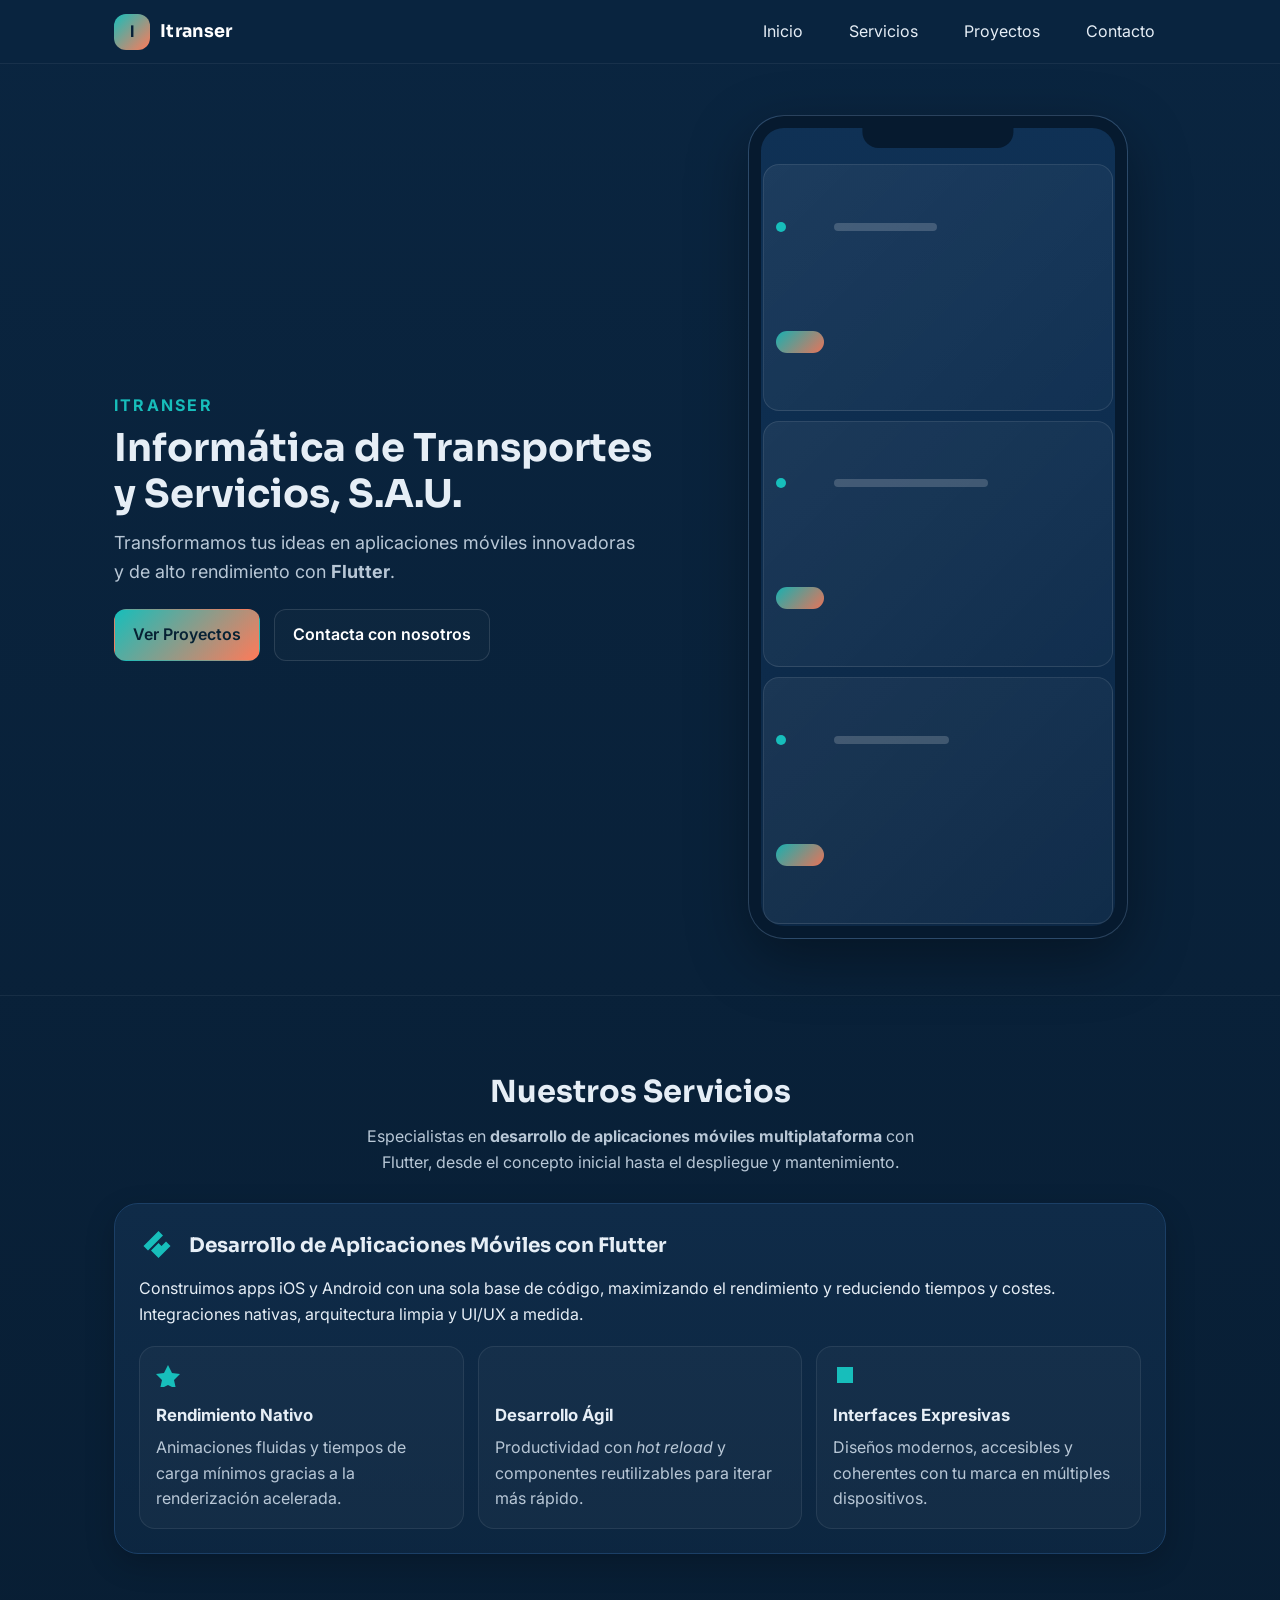
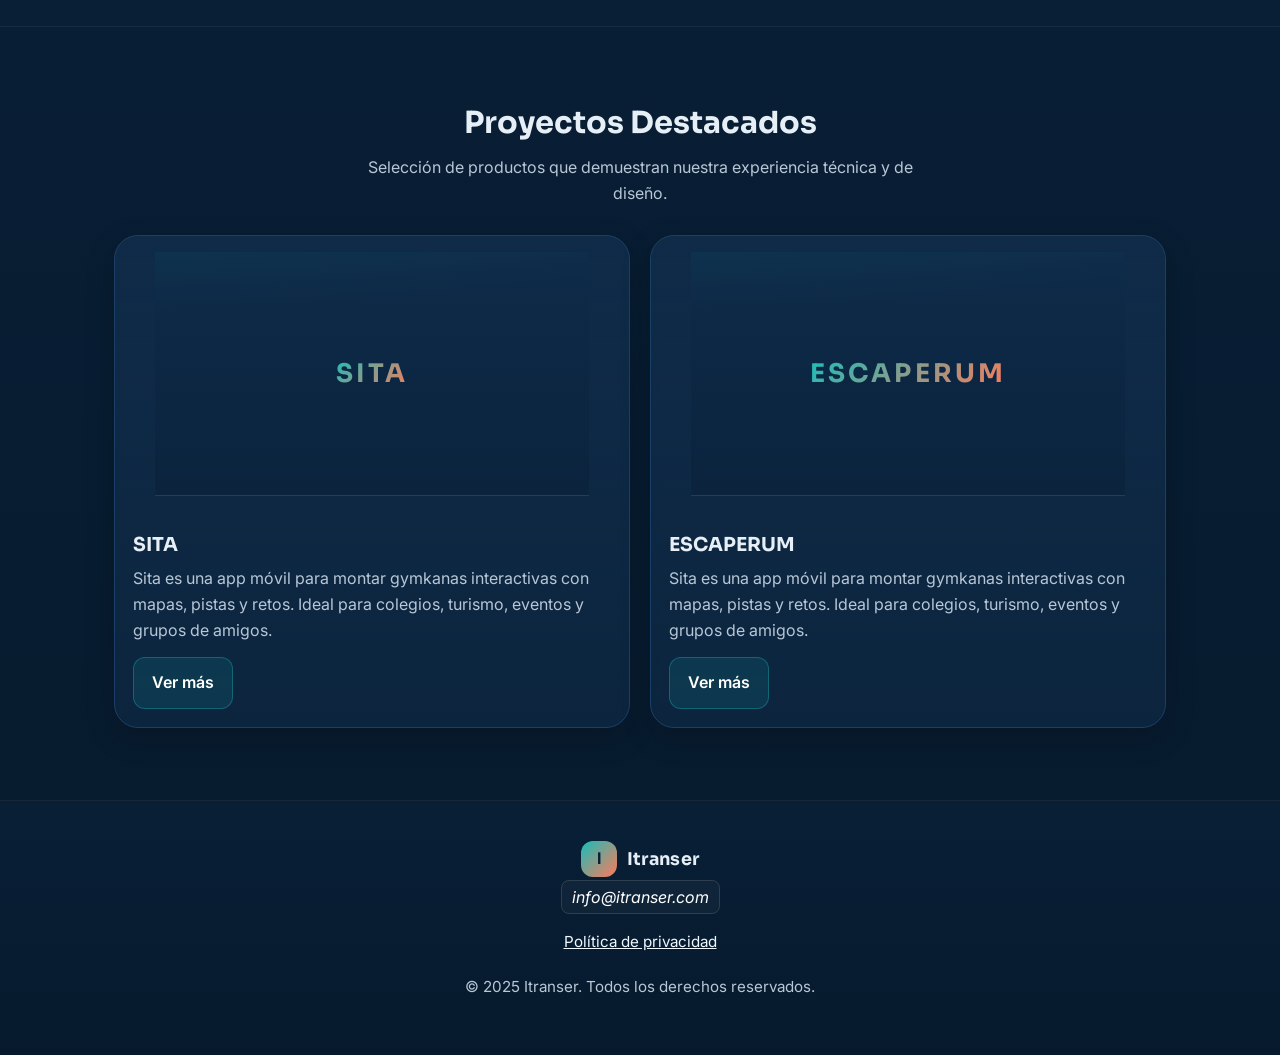
<file: index.html>
<!DOCTYPE html>
<html lang="es">
<head>
  <meta charset="utf-8" />
  <meta name="viewport" content="width=device-width, initial-scale=1" />
  <meta name="description" content="Itranser — Informática de Transportes y Servicios, S.A.U. Desarrollo de apps móviles multiplataforma con Flutter." />
  <title>Itranser — Informática de Transportes y Servicios, S.A.U.</title>

  <!-- CSS externo -->
  <link rel="stylesheet" href="style.css" />

  <!-- Favicon simple (opcional). Puedes reemplazarlo por un .ico propio -->
  <link rel="icon" href="data:image/svg+xml,%3Csvg xmlns='http://www.w3.org/2000/svg' viewBox='0 0 100 100'%3E%3Crect width='100' height='100' fill='%230a2540'/%3E%3Ctext x='50' y='58' font-size='54' text-anchor='middle' fill='%23ffffff' font-family='Arial, Helvetica, sans-serif'%3EI%3C/text%3E%3C/svg%3E">
</head>
<body>
  <!-- Header fijo con navegación -->
  <header class="site-header" role="banner">
    <div class="container nav-wrap">
      <!-- Logo / Nombre -->
      <a class="brand" href="#inicio" aria-label="Itranser — inicio">
        <span class="brand-mark" aria-hidden="true">I</span>
        <span class="brand-name">Itranser</span>
      </a>

      <!-- Hamburguesa sin JS: checkbox hack -->
      <input type="checkbox" id="nav-toggle" class="nav-toggle" aria-label="Abrir menú" />
      <label class="nav-toggle-label" for="nav-toggle" aria-hidden="true">
        <span></span>
      </label>

      <!-- Navegación -->
      <nav class="site-nav" role="navigation" aria-label="Navegación principal">
        <ul>
          <li><a href="#inicio">Inicio</a></li>
          <li><a href="#servicios">Servicios</a></li>
          <li><a href="#proyectos">Proyectos</a></li>
          <li><a href="#contacto">Contacto</a></li>
        </ul>
      </nav>
    </div>
  </header>

  <main id="inicio">
    <!-- HERO / INICIO -->
    <section class="hero" aria-labelledby="hero-title">
      <div class="container hero-inner">
        <div class="hero-copy">
          <!-- Título principal -->
          <h1 id="hero-title" class="sr-only">Itranser</h1>
          <p class="overline">Itranser</p>
          <!-- Eslogan/subtítulo con el significado del acrónimo -->
          <h2 class="hero-title">Informática de Transportes y Servicios, S.A.U.</h2>
          <p class="hero-subtitle">
            Transformamos tus ideas en aplicaciones móviles innovadoras y de alto rendimiento con <strong>Flutter</strong>.
          </p>
          <div class="hero-cta">
            <a class="btn btn-primary" href="#proyectos">Ver Proyectos</a>
            <a class="btn btn-ghost" href="#contacto">Contacta con nosotros</a>
          </div>
        </div>

        <!-- Ilustración/placeholder accesible -->
        <figure class="hero-visual" aria-label="Ilustración abstracta de desarrollo móvil">
          <div class="device-mockup" aria-hidden="true">
            <div class="device-notch"></div>
            <div class="device-screen">
              <div class="screen-card">
                <div class="dot"></div>
                <div class="line w40"></div>
                <div class="line w70"></div>
                <div class="pill"></div>
              </div>
              <div class="screen-card">
                <div class="dot"></div>
                <div class="line w60"></div>
                <div class="line w55"></div>
                <div class="pill"></div>
              </div>
              <div class="screen-card">
                <div class="dot"></div>
                <div class="line w45"></div>
                <div class="line w80"></div>
                <div class="pill"></div>
              </div>
            </div>
          </div>
        </figure>
      </div>
    </section>

    <!-- SERVICIOS -->
    <section id="servicios" class="section" aria-labelledby="services-title">
      <div class="container">
        <header class="section-header">
          <h2 id="services-title">Nuestros Servicios</h2>
          <p class="section-lead">
            Especialistas en <strong>desarrollo de aplicaciones móviles multiplataforma</strong> con Flutter, desde el concepto inicial hasta el despliegue y mantenimiento.
          </p>
        </header>

        <article class="service-card">
          <div class="service-card__head">
            <!-- Icono Flutter-like (no oficial) en SVG -->
            <svg class="service-icon" viewBox="0 0 24 24" aria-hidden="true" focusable="false">
              <path d="M13 2L3 12l3 3L16 5l-3-3zm0 8L8 15l3 3 5-5-3-3zm-3 7l3 3 8-8-3-3-8 8z"/>
            </svg>
            <h3>Desarrollo de Aplicaciones Móviles con Flutter</h3>
          </div>
          <p class="service-desc">
            Construimos apps iOS y Android con una sola base de código, maximizando el rendimiento y reduciendo tiempos y costes. Integraciones nativas, arquitectura limpia y UI/UX a medida.
          </p>
          <div class="benefits">
            <!-- Beneficio 1 -->
            <div class="benefit">
              <svg viewBox="0 0 24 24" aria-hidden="true" class="benefit-icon"><path d="M12 2l4 8 8 1-6 6 2 9-8-4-8 4 2-9-6-6 8-1z"/></svg>
              <h4>Rendimiento Nativo</h4>
              <p>Animaciones fluidas y tiempos de carga mínimos gracias a la renderización acelerada.</p>
            </div>
            <!-- Beneficio 2 -->
            <div class="benefit">
              <svg viewBox="0 0 24 24" aria-hidden="true" class="benefit-icon"><path d="M3 12h18M12 3v18"/></svg>
              <h4>Desarrollo Ágil</h4>
              <p>Productividad con <em>hot reload</em> y componentes reutilizables para iterar más rápido.</p>
            </div>
            <!-- Beneficio 3 -->
            <div class="benefit">
              <svg viewBox="0 0 24 24" aria-hidden="true" class="benefit-icon"><path d="M4 4h16v16H4zM7 7h10v3H7zM7 12h6v5H7z"/></svg>
              <h4>Interfaces Expresivas</h4>
              <p>Diseños modernos, accesibles y coherentes con tu marca en múltiples dispositivos.</p>
            </div>
          </div>
        </article>
      </div>
    </section>

    <!-- PROYECTOS -->
    <section id="proyectos" class="section" aria-labelledby="projects-title">
      <div class="container">
        <header class="section-header">
          <h2 id="projects-title">Proyectos Destacados</h2>
          <p class="section-lead">
            Selección de productos que demuestran nuestra experiencia técnica y de diseño.
          </p>
        </header>

        <div class="projects-grid">
          <!-- Proyecto 1: SITA -->
          <article class="card project-card">
            <figure class="card-media" aria-label="Captura del proyecto SITA">
              <!-- Placeholder responsivo -->
              <div class="media-placeholder">SITA</div>
            </figure>
            <div class="card-body">
              <h3 class="card-title">SITA</h3>
              <p class="card-text">
                Sita es una app móvil para montar gymkanas interactivas con mapas, pistas y retos. Ideal para colegios, turismo, eventos y grupos de amigos.
              </p>
              <a class="btn btn-secondary" href="https://sita-74d5a--pr1-feature-update-menu-r6gukyxj.web.app/" target="_blank" rel="noopener noreferrer" aria-label="Abrir SITA en nueva pestaña">Ver más</a>
            </div>
          </article>

          <!-- Proyecto 2: ESCAPERUM -->
          <article class="card project-card">
            <figure class="card-media" aria-label="Captura del proyecto Escaperum">
              <div class="media-placeholder">ESCAPERUM</div>
            </figure>
            <div class="card-body">
              <h3 class="card-title">ESCAPERUM</h3>
              <p class="card-text">
                Sita es una app móvil para montar gymkanas interactivas con mapas, pistas y retos. Ideal para colegios, turismo, eventos y grupos de amigos.
              </p>
              <a class="btn btn-secondary" href="https://escaperum.itranser.com/" target="_blank" rel="noopener noreferrer" aria-label="Abrir Escaperum en nueva pestaña">Ver más</a>
            </div>
          </article>
        </div>
      </div>
    </section>
  </main>

  <!-- CONTACTO / FOOTER -->
  <footer id="contacto" class="site-footer" role="contentinfo">
    <div class="container footer-inner">
      <div class="footer-brand">
        <span class="brand-mark" aria-hidden="true">I</span>
        <span class="brand-name">Itranser</span>
      </div>
      <address class="footer-contact">
        <a href="mailto:info@itranser.com">info@itranser.com</a>
      </address>
      <p class="copyright"><a href="/politica-privacidad/" style="color:aliceblue">Política de privacidad</a></p>
      <p class="copyright">© 2025 Itranser. Todos los derechos reservados.</p>
    </div>
  </footer>
</body>
</html>
</file>
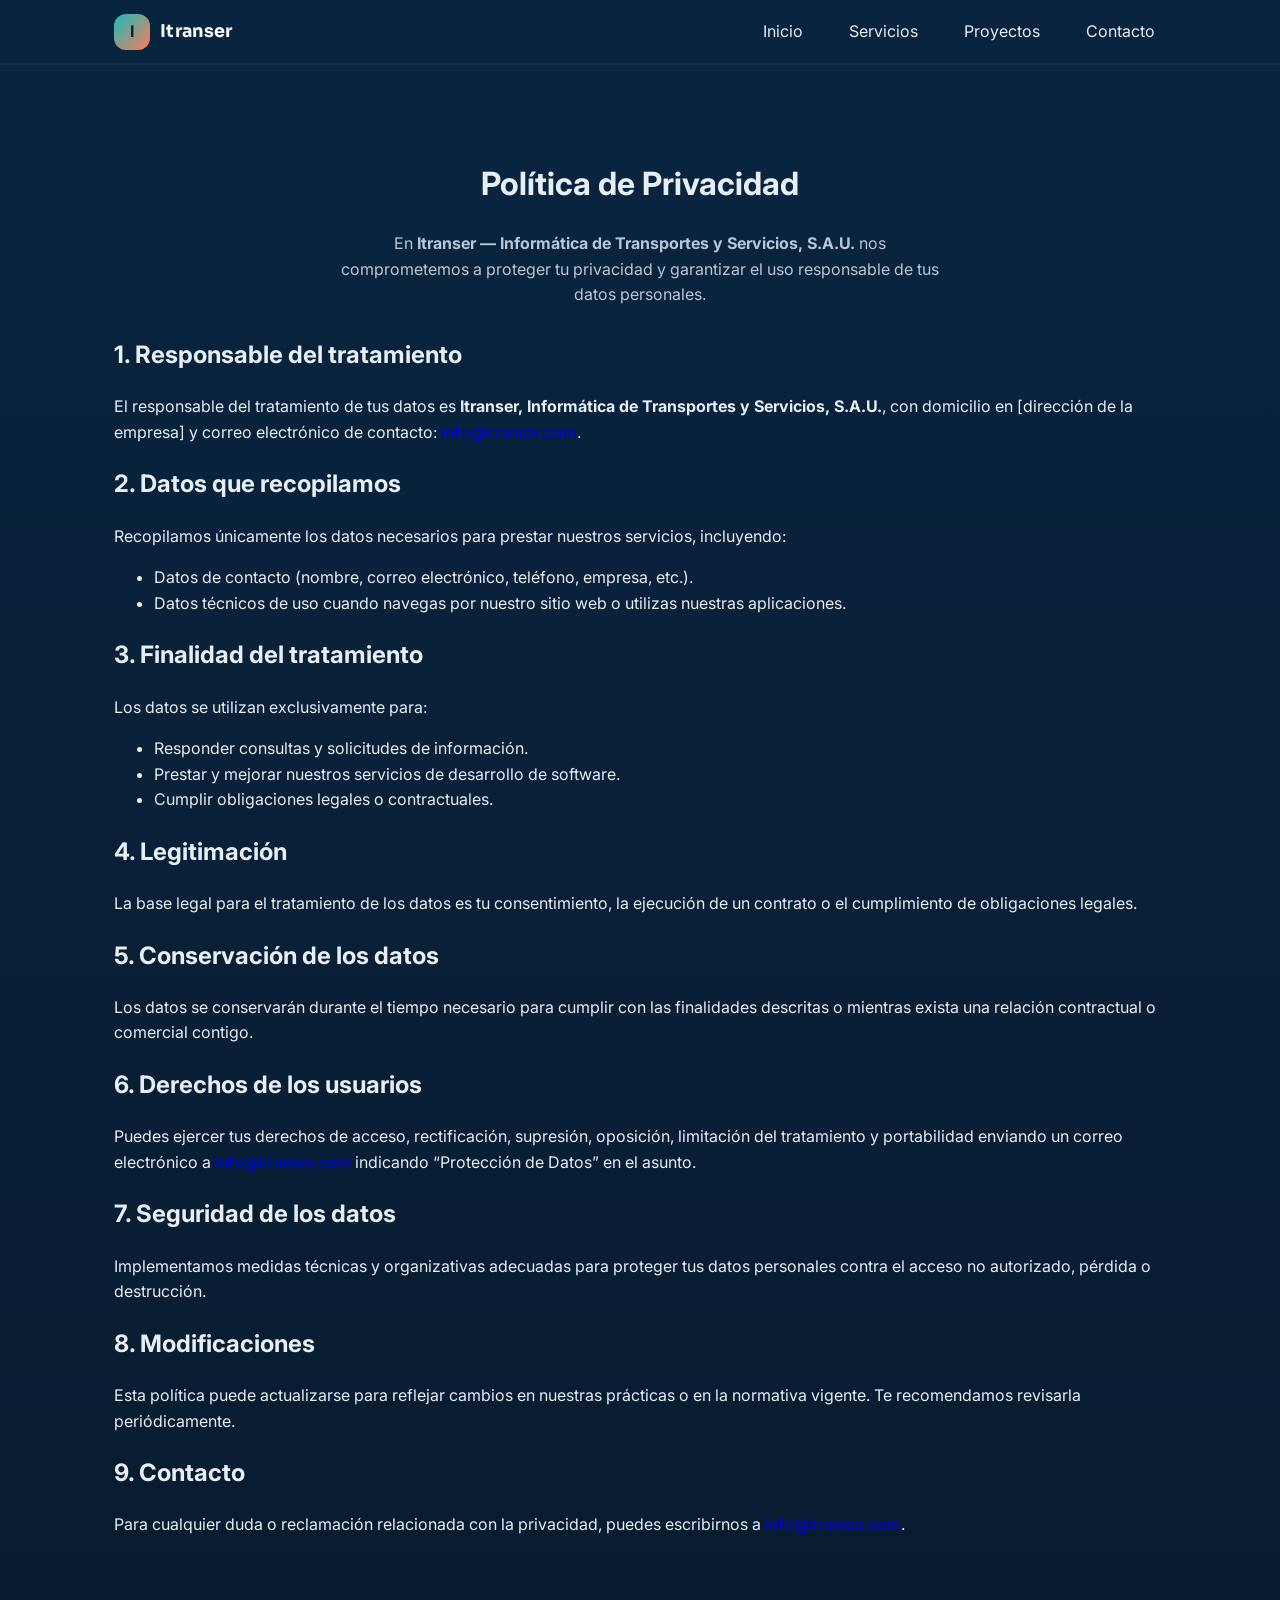
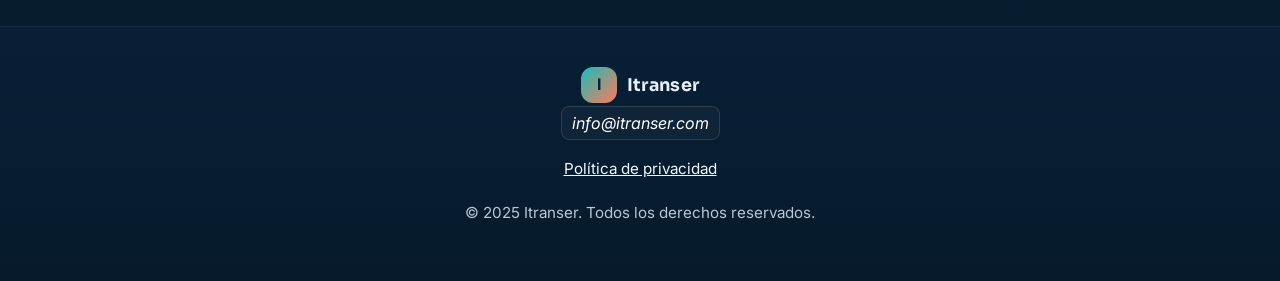
<file: politica-privacidad/index.html>
<!DOCTYPE html>
<html lang="es">
<head>
  <meta charset="utf-8" />
  <meta name="viewport" content="width=device-width, initial-scale=1" />
  <meta name="description" content="Política de privacidad — Itranser, Informática de Transportes y Servicios, S.A.U." />
  <title>Política de Privacidad — Itranser</title>

  <link rel="stylesheet" href="../style.css" />
  <link rel="icon" href="data:image/svg+xml,%3Csvg xmlns='http://www.w3.org/2000/svg' viewBox='0 0 100 100'%3E%3Crect width='100' height='100' fill='%230a2540'/%3E%3Ctext x='50' y='58' font-size='54' text-anchor='middle' fill='%23ffffff' font-family='Arial, Helvetica, sans-serif'%3EI%3C/text%3E%3C/svg%3E">
</head>
<body>
  <!-- Header -->
  <header class="site-header" role="banner">
    <div class="container nav-wrap">
      <a class="brand" href="https://www.itranser.com" aria-label="Itranser — inicio">
        <span class="brand-mark" aria-hidden="true">I</span>
        <span class="brand-name">Itranser</span>
      </a>

      <input type="checkbox" id="nav-toggle" class="nav-toggle" aria-label="Abrir menú" />
      <label class="nav-toggle-label" for="nav-toggle" aria-hidden="true">
        <span></span>
      </label>

      <nav class="site-nav" role="navigation" aria-label="Navegación principal">
        <ul>
          <li><a href="https://www.itranser.com#inicio">Inicio</a></li>
          <li><a href="https://www.itranser.com#servicios">Servicios</a></li>
          <li><a href="https://www.itranser.com#proyectos">Proyectos</a></li>
          <li><a href="https://www.itranser.com#contacto">Contacto</a></li>
        </ul>
      </nav>
    </div>
  </header>

  <!-- Contenido principal -->
  <main class="section" id="politica-privacidad" aria-labelledby="privacy-title">
    <div class="container">
      <header class="section-header">
        <h1 id="privacy-title">Política de Privacidad</h1>
        <p class="section-lead">
          En <strong>Itranser — Informática de Transportes y Servicios, S.A.U.</strong> nos comprometemos a proteger tu privacidad y garantizar el uso responsable de tus datos personales.
        </p>
      </header>

      <article class="privacy-content">
        <h2>1. Responsable del tratamiento</h2>
        <p>
          El responsable del tratamiento de tus datos es <strong>Itranser, Informática de Transportes y Servicios, S.A.U.</strong>, con domicilio en [dirección de la empresa] y correo electrónico de contacto: 
          <a href="mailto:info@itranser.com">info@itranser.com</a>.
        </p>

        <h2>2. Datos que recopilamos</h2>
        <p>
          Recopilamos únicamente los datos necesarios para prestar nuestros servicios, incluyendo:
        </p>
        <ul>
          <li>Datos de contacto (nombre, correo electrónico, teléfono, empresa, etc.).</li>
          <li>Datos técnicos de uso cuando navegas por nuestro sitio web o utilizas nuestras aplicaciones.</li>
        </ul>

        <h2>3. Finalidad del tratamiento</h2>
        <p>
          Los datos se utilizan exclusivamente para:
        </p>
        <ul>
          <li>Responder consultas y solicitudes de información.</li>
          <li>Prestar y mejorar nuestros servicios de desarrollo de software.</li>
          <li>Cumplir obligaciones legales o contractuales.</li>
        </ul>

        <h2>4. Legitimación</h2>
        <p>
          La base legal para el tratamiento de los datos es tu consentimiento, la ejecución de un contrato o el cumplimiento de obligaciones legales.
        </p>

        <h2>5. Conservación de los datos</h2>
        <p>
          Los datos se conservarán durante el tiempo necesario para cumplir con las finalidades descritas o mientras exista una relación contractual o comercial contigo.
        </p>

        <h2>6. Derechos de los usuarios</h2>
        <p>
          Puedes ejercer tus derechos de acceso, rectificación, supresión, oposición, limitación del tratamiento y portabilidad enviando un correo electrónico a 
          <a href="mailto:info@itranser.com">info@itranser.com</a> indicando “Protección de Datos” en el asunto.
        </p>

        <h2>7. Seguridad de los datos</h2>
        <p>
          Implementamos medidas técnicas y organizativas adecuadas para proteger tus datos personales contra el acceso no autorizado, pérdida o destrucción.
        </p>

        <h2>8. Modificaciones</h2>
        <p>
          Esta política puede actualizarse para reflejar cambios en nuestras prácticas o en la normativa vigente. Te recomendamos revisarla periódicamente.
        </p>

        <h2>9. Contacto</h2>
        <p>
          Para cualquier duda o reclamación relacionada con la privacidad, puedes escribirnos a 
          <a href="mailto:info@itranser.com">info@itranser.com</a>.
        </p>
      </article>
    </div>
  </main>

  <!-- Footer -->
  <footer id="contacto" class="site-footer" role="contentinfo">
    <div class="container footer-inner">
      <div class="footer-brand">
        <span class="brand-mark" aria-hidden="true">I</span>
        <span class="brand-name">Itranser</span>
      </div>
      <address class="footer-contact">
        <a href="mailto:info@itranser.com">info@itranser.com</a>
      </address>
      <p class="copyright"><a href="/politica-privacidad" style="color:aliceblue">Política de privacidad</a></p>
      <p class="copyright">© 2025 Itranser. Todos los derechos reservados.</p>
    </div>
  </footer>
</body>
</html>
</file>
<file: style.css>
/* -----------------------------------------------------------
   Itranser — Landing Page
   Autor: Jaime (Itranser) + Asistencia IA
   Tecnologías: HTML5 + CSS3 (sin frameworks, sin JS)
   Tipografía: Google Fonts (Inter + Sora)
   ----------------------------------------------------------- */

/* Import de fuentes desde Google Fonts */
@import url('https://fonts.googleapis.com/css2?family=Inter:wght@400;600;700&family=Sora:wght@500;700&display=swap');

/* -----------------------------------------------------------
   Variables de diseño
   ----------------------------------------------------------- */
:root{
  --bg: #0a2540;           /* Azul oscuro base */
  --bg-2: #0f3155;         /* Azul intermedio */
  --text: #e6eef6;         /* Texto claro */
  --muted: #b8c7d6;        /* Texto secundario */
  --card: #0f2b48;         /* Fondo tarjetas */
  --border: #1b3f66;       /* Bordes suaves */
  --accent: #17bebb;       /* Verde azulado (acento) */
  --accent-2: #ff7a59;     /* Naranja alternativo */
  --white: #ffffff;
  --shadow: 0 10px 30px rgba(0,0,0,.25);
  --radius: 16px;
  --radius-lg: 24px;
  --container: 1100px;
  --header-h: 64px;
}

/* -----------------------------------------------------------
   Reset + Base
   ----------------------------------------------------------- */
*,
*::before,
*::after{ box-sizing: border-box; }

html{ scroll-behavior: smooth; }

body{
  margin: 0;
  color: var(--text);
  background: linear-gradient(180deg, var(--bg) 0%, #071a2d 100%);
  font-family: 'Inter', system-ui, -apple-system, Segoe UI, Roboto, Arial, sans-serif;
  line-height: 1.6;
  text-rendering: optimizeLegibility;
}

/* Accesibilidad: esconder solo visualmente */
.sr-only{
  position: absolute !important;
  width: 1px; height: 1px;
  padding: 0; margin: -1px;
  overflow: hidden; clip: rect(0,0,0,0);
  white-space: nowrap; border: 0;
}

.container{
  width: 100%;
  max-width: var(--container);
  margin-inline: auto;
  padding-inline: 24px;
}

/* -----------------------------------------------------------
   Header fijo + navegación (hamburguesa sin JS)
   ----------------------------------------------------------- */
.site-header{
  position: sticky; top: 0; z-index: 1000;
  height: var(--header-h);
  background: rgba(10,37,64,.85);
  backdrop-filter: blur(8px);
  border-bottom: 1px solid rgba(255,255,255,.06);
}

.nav-wrap{
  height: 100%;
  display: flex; align-items: center; justify-content: space-between;
  gap: 16px;
}

.brand{
  display: inline-flex; align-items: center; gap: 10px;
  color: var(--white); text-decoration: none;
}

.brand-mark{
  width: 36px; height: 36px; display: grid; place-items: center;
  border-radius: 12px;
  font-weight: 700; letter-spacing: .5px;
  background: linear-gradient(135deg, var(--accent) 0%, var(--accent-2) 100%);
  color: #062038;
}

.brand-name{
  font-family: 'Sora', sans-serif;
  font-weight: 700; font-size: 1.1rem; letter-spacing: .3px;
}

/* Toggle */
.nav-toggle{ display: none; }
.nav-toggle-label{
  display: none;
  width: 40px; height: 40px;
  border-radius: 10px;
  border: 1px solid rgba(255,255,255,.08);
  cursor: pointer;
  align-items: center; justify-content: center;
}
.nav-toggle-label span,
.nav-toggle-label span::before,
.nav-toggle-label span::after{
  content: ""; display: block; height: 2px; width: 20px;
  background: var(--white); border-radius: 2px;
  transition: .3s ease;
}
.nav-toggle-label span::before{ transform: translateY(-6px); }
.nav-toggle-label span::after{ transform: translateY(6px); }

.site-nav ul{
  list-style: none; margin: 0; padding: 0;
  display: flex; gap: 24px;
}
.site-nav a{
  color: var(--text); text-decoration: none;
  padding: 8px 10px; border-radius: 8px;
  border: 1px solid transparent;
  transition: background .2s ease, border-color .2s ease;
}
.site-nav a:hover{
  background: rgba(255,255,255,.06);
  border-color: rgba(255,255,255,.08);
}

/* Responsive nav */
@media (max-width: 860px){
  .nav-toggle-label{ display: inline-flex; }
  .site-nav{
    position: fixed; inset: var(--header-h) 0 auto 0;
    background: rgba(7,26,45,.98);
    transform: translateY(-110%);
    transition: transform .3s ease;
    border-bottom: 1px solid rgba(255,255,255,.06);
  }
  .site-nav ul{
    padding: 16px 24px 24px;
    flex-direction: column; gap: 8px;
  }
  .site-nav a{ display: block; padding: 12px 10px; }

  /* Abre el menú cuando el checkbox está activo */
  .nav-toggle:checked ~ .site-nav{
    transform: translateY(0);
  }
  /* Cambia icono a "X" */
  .nav-toggle:checked + .nav-toggle-label span{
    transform: rotate(45deg);
  }
  .nav-toggle:checked + .nav-toggle-label span::before{
    transform: rotate(90deg) translateX(-0px);
  }
  .nav-toggle:checked + .nav-toggle-label span::after{
    opacity: 0;
  }
}

/* -----------------------------------------------------------
   HERO
   ----------------------------------------------------------- */
.hero{
  padding-top: clamp(48px, 4vw, 64px); /* despeje bajo header pegajoso */
  padding-bottom: 56px;
}

.hero-inner{
  display: grid;
  gap: 40px;
  align-items: center;
}

@media (min-width: 900px){
  .hero-inner{
    grid-template-columns: 1.1fr .9fr;
    min-height: calc(100vh - var(--header-h) - 80px);
  }
}

.overline{
  letter-spacing: .14em;
  text-transform: uppercase;
  color: var(--accent);
  font-weight: 700;
  margin: 0 0 6px 0;
}

.hero-title{
  font-family: 'Sora', sans-serif;
  font-weight: 700;
  font-size: clamp(1.6rem, 4vw, 2.4rem);
  line-height: 1.2;
  margin: 0 0 12px 0;
}

.hero-subtitle{
  color: var(--muted);
  font-size: clamp(1rem, 1.6vw, 1.125rem);
  margin: 0 0 22px 0;
  max-width: 48ch;
}

.hero-cta{ display: flex; gap: 14px; flex-wrap: wrap; }

.btn{
  --btn-bg: rgba(255,255,255,.06);
  --btn-br: rgba(255,255,255,.10);
  display: inline-flex; align-items: center; justify-content: center;
  gap: 10px;
  padding: 12px 18px;
  border-radius: 12px;
  color: var(--white);
  text-decoration: none;
  font-weight: 600;
  border: 1px solid var(--btn-br);
  background: var(--btn-bg);
  transition: transform .08s ease, box-shadow .2s ease, background .2s ease;
  will-change: transform;
}
.btn:hover{ box-shadow: var(--shadow); transform: translateY(-1px); }
.btn:active{ transform: translateY(0); }

.btn-primary{
  --btn-bg: linear-gradient(135deg, var(--accent) 0%, var(--accent-2) 100%);
  --btn-br: transparent;
  color: #072234;
}
.btn-ghost{
  --btn-bg: rgba(255,255,255,.02);
  --btn-br: rgba(255,255,255,.12);
}
.btn-secondary{
  --btn-bg: rgba(23,190,187,.12);
  --btn-br: rgba(23,190,187,.35);
}

/* Mockup “móvil” del hero */
.hero-visual{ margin: 0; }
.device-mockup{
  width: min(380px, 92%);
  margin-inline: auto;
  aspect-ratio: 9 / 19.5;
  background: linear-gradient(180deg, #0f3155 0%, #0c2846 100%);
  border-radius: 36px;
  border: 1px solid rgba(255,255,255,.12);
  box-shadow: 0 20px 60px rgba(0,0,0,.35), inset 0 0 0 12px #061a2f;
  position: relative;
  overflow: hidden;
}
.device-notch{
  position: absolute; top: 10px; left: 50%; transform: translateX(-50%);
  width: 40%; height: 22px; background: #061a2f; border-radius: 0 0 16px 16px;
}
.device-screen{
  position: absolute; inset: 48px 14px 14px 14px;
  display: grid; gap: 10px;
}
.screen-card{
  background: linear-gradient(135deg, rgba(255,255,255,.06), rgba(255,255,255,.02));
  border: 1px solid rgba(255,255,255,.10);
  border-radius: 16px;
  padding: 12px;
  display: grid; grid-template-columns: auto 1fr auto; align-items: center;
  gap: 10px;
}
.screen-card .dot{
  width: 10px; height: 10px; border-radius: 50%;
  background: var(--accent);
}
.screen-card .line{
  height: 8px; border-radius: 5px; background: rgba(255,255,255,.18);
}
.screen-card .line.w40{ width: 40%; }
.screen-card .line.w45{ width: 45%; }
.screen-card .line.w55{ width: 55%; }
.screen-card .line.w60{ width: 60%; }
.screen-card .line.w70{ width: 70%; }
.screen-card .line.w80{ width: 80%; }
.screen-card .pill{
  width: 48px; height: 22px; border-radius: 999px;
  background: linear-gradient(135deg, var(--accent) 0%, var(--accent-2) 100%);
  opacity: .9;
}

/* -----------------------------------------------------------
   Sections
   ----------------------------------------------------------- */
.section{
  padding: 72px 0;
  border-top: 1px solid rgba(255,255,255,.06);
}

.section-header{
  text-align: center;
  margin-bottom: 28px;
}
.section-header h2{
  font-family: 'Sora', sans-serif;
  font-size: clamp(1.4rem, 3vw, 1.9rem);
  margin: 0 0 8px 0;
}
.section-lead{
  color: var(--muted);
  max-width: 60ch;
  margin: 0 auto;
}

/* Servicio principal */
.service-card{
  background: linear-gradient(180deg, var(--card), rgba(15,43,72,.6));
  border: 1px solid var(--border);
  border-radius: var(--radius-lg);
  padding: 24px;
  margin-top: 28px;
  box-shadow: 0 10px 30px rgba(0,0,0,.2);
}
.service-card__head{
  display: flex; gap: 14px; align-items: center; margin-bottom: 12px;
}
.service-icon{
  width: 36px; height: 36px; fill: var(--accent);
}
.service-card h3{
  margin: 0; font-size: 1.25rem; font-weight: 700; font-family: 'Sora', sans-serif;
}
.service-desc{ color: var(--text); margin: 8px 0 18px; }

.benefits{
  display: grid; gap: 14px;
}
@media (min-width: 720px){
  .benefits{ grid-template-columns: repeat(3, 1fr); }
}
.benefit{
  background: rgba(255,255,255,.03);
  border: 1px solid rgba(255,255,255,.08);
  border-radius: var(--radius);
  padding: 16px;
}
.benefit-icon{
  width: 24px; height: 24px; fill: var(--accent);
}
.benefit h4{
  margin: 8px 0 6px;
  font-size: 1.05rem; font-weight: 700;
}
.benefit p{ margin: 0; color: var(--muted); }

/* -----------------------------------------------------------
   Proyectos
   ----------------------------------------------------------- */
.projects-grid{
  display: grid; gap: 20px; margin-top: 28px;
}
@media (min-width: 780px){
  .projects-grid{ grid-template-columns: repeat(2, 1fr); }
}

.card{
  background: linear-gradient(180deg, var(--card), rgba(15,43,72,.6));
  border: 1px solid var(--border);
  border-radius: var(--radius-lg);
  overflow: hidden;
  display: grid;
  box-shadow: 0 10px 30px rgba(0,0,0,.2);
}
.card-media{
  aspect-ratio: 16/9;
  background: radial-gradient(1200px 300px at -20% -100%, rgba(23,190,187,.25), transparent),
              linear-gradient(180deg, #0e2b49 0%, #0b233d 100%);
  border-bottom: 1px solid var(--border);
  display: grid; place-items: center;
}
.media-placeholder{
  font-family: 'Sora', sans-serif;
  letter-spacing: .12em;
  text-transform: uppercase;
  color: rgba(255,255,255,.85);
  font-weight: 700;
  background: linear-gradient(135deg, var(--accent) 0%, var(--accent-2) 100%);
  -webkit-background-clip: text; background-clip: text;
  color: transparent;
  font-size: clamp(1.2rem, 3vw, 1.6rem);
}

.card-body{ padding: 18px; }
.card-title{
  margin: 0 0 6px 0;
  font-family: 'Sora', sans-serif;
  font-weight: 700; font-size: 1.2rem;
}
.card-text{ margin: 0 0 14px 0; color: var(--muted); }

/* -----------------------------------------------------------
   Footer / Contacto
   ----------------------------------------------------------- */
.site-footer{
  padding: 40px 0 56px;
  border-top: 1px solid rgba(255,255,255,.06);
  background: linear-gradient(180deg, #081f36 0%, #071a2d 100%);
}
.footer-inner{
  display: grid; gap: 8px; justify-items: center; text-align: center;
}
.footer-brand{
  display: inline-flex; align-items: center; gap: 10px;
}
.footer-contact a{
  color: var(--white); text-decoration: none;
  padding: 6px 10px; border-radius: 8px;
  border: 1px solid rgba(255,255,255,.12);
  background: rgba(255,255,255,.03);
}
.footer-contact a:hover{ background: rgba(255,255,255,.06); }
.copyright{
  margin: 12px 0 0 0; color: var(--muted); font-size: .95rem;
}

/* -----------------------------------------------------------
   Utilidades
   ----------------------------------------------------------- */
img{ max-width: 100%; height: auto; display: block; }
</file>
